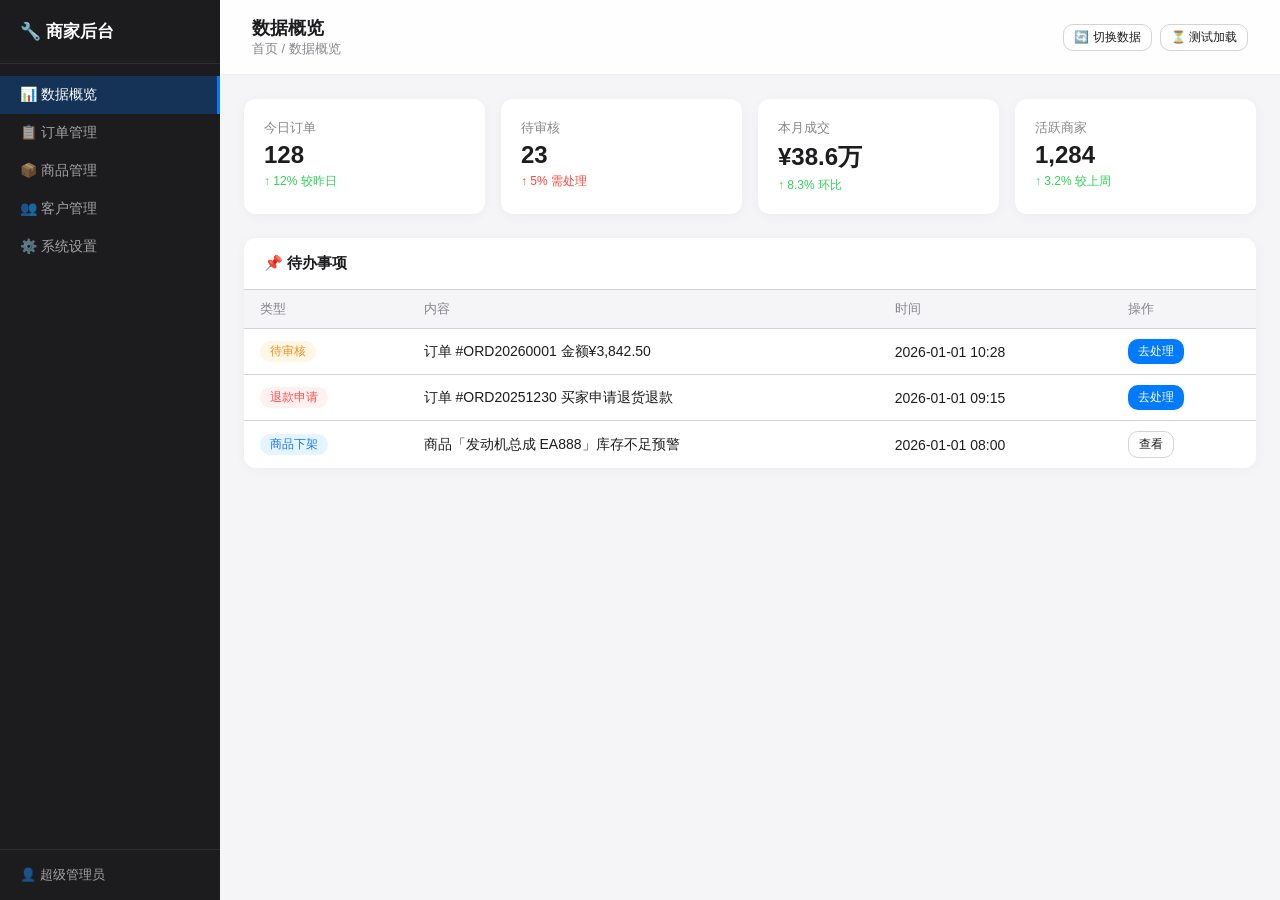
<file: example/admin/index.html>
<!DOCTYPE html>
<html lang="zh-CN">
<head>
<meta charset="UTF-8">
<meta name="viewport" content="width=device-width, initial-scale=1.0">
<title>商家管理后台 · 原型示例</title>
<link rel="stylesheet" href="design-tokens.css">
<style>
/* ========== Reset & Base ========== */
*{margin:0;padding:0;box-sizing:border-box}
body{font-family:-apple-system,'Helvetica Neue','PingFang SC','SF Pro Display',sans-serif;
     background:var(--bg);color:var(--text);min-height:100vh;display:flex}

/* ========== Sidebar ========== */
.sidebar{width:220px;min-height:100vh;background:var(--sidebar-bg);display:flex;flex-direction:column;flex-shrink:0}
.sidebar .logo{padding:20px;font-size:17px;font-weight:700;color:#fff;border-bottom:1px solid rgba(255,255,255,0.08);display:flex;align-items:center;gap:10px}
.sidebar nav{padding:12px 0;flex:1}
.sidebar nav a{display:flex;align-items:center;gap:10px;padding:10px 20px;color:var(--sidebar-text);
              text-decoration:none;font-size:14px;transition:all 0.2s;border-right:3px solid transparent}
.sidebar nav a:hover{background:rgba(255,255,255,0.05);color:#fff}
.sidebar nav a.active{background:var(--sidebar-active-bg);color:#fff;border-right-color:var(--primary)}
.sidebar .user-info{padding:16px 20px;border-top:1px solid rgba(255,255,255,0.08);color:var(--sidebar-text);font-size:13px}

/* ========== Main ========== */
.main{flex:1;display:flex;flex-direction:column;min-height:100vh}
.topbar{display:flex;justify-content:space-between;align-items:center;padding:16px 32px;background:rgba(255,255,255,0.85);-webkit-backdrop-filter:blur(20px);backdrop-filter:blur(20px);
        border-bottom:1px solid rgba(0,0,0,0.06)}
.topbar h1{font-size:18px;font-weight:600}
.topbar .breadcrumb{font-size:13px;color:var(--text-secondary)}
.content{padding:24px;flex:1}

/* ========== Stats Cards ========== */
.stats{display:grid;grid-template-columns:repeat(4,1fr);gap:16px;margin-bottom:24px}
.stat-card{background:#fff;border-radius:12px;padding:20px;box-shadow:0 2px 12px rgba(0,0,0,0.04);border:none}
.stat-card .label{font-size:13px;color:var(--text-secondary);margin-bottom:4px}
.stat-card .value{font-size:24px;font-weight:700;color:var(--text)}
.stat-card .trend{font-size:12px;margin-top:4px}
.stat-card .trend.up{color:var(--success)}
.stat-card .trend.down{color:var(--danger)}

/* ========== Card ========== */
.card{background:#fff;border-radius:12px;box-shadow:0 2px 12px rgba(0,0,0,0.04);border:none;overflow:hidden}
.card-header{display:flex;justify-content:space-between;align-items:center;padding:16px 20px;border-bottom:1px solid var(--border)}
.card-header h2{font-size:15px;font-weight:600}
.card-body{padding:0}

/* ========== Table ========== */
table{width:100%;border-collapse:collapse}
th{background:var(--table-header);padding:10px 16px;text-align:left;font-size:13px;font-weight:500;color:var(--text-secondary);border-bottom:1px solid var(--border)}
td{padding:10px 16px;font-size:14px;border-bottom:1px solid var(--border)}
tr:last-child td{border-bottom:none}
tr:hover td{background:var(--row-hover)}

/* ========== Badge / Status ========== */
.badge{display:inline-block;padding:2px 10px;border-radius:10px;font-size:12px;font-weight:500}
.badge-blue{background:#E6F4FF;color:#1677FF}
.badge-green{background:#F6FFED;color:#52C41A}
.badge-orange{background:#FFF7E6;color:#FA8C16}
.badge-red{background:#FFF1F0;color:#FF4D4F}
.badge-default{background:#F5F5F5;color:#595959}

/* ========== Search Bar ========== */
.search-bar{display:flex;gap:10px;padding:16px 20px;flex-wrap:wrap;align-items:center}
.search-bar input,.search-bar select{padding:7px 12px;border:1px solid var(--border);border-radius:var(--radius);font-size:14px;background:#fff;outline:none;transition:border 0.2s}
.search-bar input:focus,.search-bar select:focus{border-color:var(--primary)}

/* ========== Buttons ========== */
.btn{display:inline-flex;align-items:center;gap:6px;padding:7px 16px;border:none;border-radius:var(--radius);
     font-size:14px;cursor:pointer;transition:all 0.2s;text-decoration:none}
.btn-primary{background:var(--primary);color:#fff}
.btn-primary:hover{background:var(--primary-hover)}
.btn-success{background:var(--success);color:#fff}
.btn-danger{background:var(--danger);color:#fff}
.btn-outline{background:#fff;color:var(--text);border:1px solid var(--border)}
.btn-outline:hover{border-color:var(--primary);color:var(--primary)}
.btn-sm{padding:4px 10px;font-size:12px}
.btn:disabled{opacity:0.5;cursor:not-allowed}

/* ========== Pagination ========== */
.pagination{display:flex;justify-content:space-between;align-items:center;padding:12px 20px;border-top:1px solid var(--border)}
.pagination .info{font-size:13px;color:var(--text-secondary)}
.pagination .pages{display:flex;gap:4px}
.pagination .pages span{padding:4px 10px;border:1px solid var(--border);border-radius:4px;font-size:13px;cursor:pointer}
.pagination .pages span.active{background:var(--primary);color:#fff;border-color:var(--primary)}
.pagination .pages span:hover:not(.active){border-color:var(--primary)}

/* ========== Modal ========== */
.modal-overlay{position:fixed;inset:0;background:rgba(0,0,0,0.45);z-index:1000;display:flex;align-items:center;justify-content:center}
.modal{background:#fff;border-radius:8px;width:520px;max-width:90vw;max-height:80vh;overflow-y:auto;box-shadow:0 6px 30px rgba(0,0,0,0.12)}
.modal-header{display:flex;justify-content:space-between;align-items:center;padding:16px 20px;border-bottom:1px solid var(--border)}
.modal-header h3{font-size:16px;font-weight:600}
.modal-close{width:28px;height:28px;border:none;background:none;font-size:18px;cursor:pointer;color:#999;border-radius:4px}
.modal-close:hover{background:#f5f5f5;color:#333}
.modal-body{padding:20px}
.modal-footer{display:flex;justify-content:flex-end;gap:8px;padding:12px 20px;border-top:1px solid var(--border)}

/* ========== Form ========== */
.form-group{margin-bottom:16px}
.form-group label{display:block;font-size:14px;color:var(--text);margin-bottom:6px;font-weight:500}
.form-group input,.form-group select,.form-group textarea{width:100%;padding:7px 12px;border:1px solid var(--border);
  border-radius:var(--radius);font-size:14px;outline:none;transition:border 0.2s;font-family:inherit}
.form-group input:focus,.form-group select:focus,.form-group textarea:focus{border-color:var(--primary)}
.form-group .error{border-color:var(--danger)}
.form-group .error-msg{color:var(--danger);font-size:12px;margin-top:4px;display:none}
.form-row{display:grid;grid-template-columns:1fr 1fr;gap:12px}

/* ========== Toast ========== */
.toast-container{position:fixed;top:20px;right:20px;z-index:9999;display:flex;flex-direction:column;gap:8px}
.toast{padding:12px 20px;border-radius:6px;font-size:14px;box-shadow:0 4px 12px rgba(0,0,0,0.12);
       animation:slideIn 0.3s ease;display:flex;align-items:center;gap:8px;min-width:260px}
.toast-success{background:#F6FFED;color:#389E0D;border:1px solid #B7EB8F}
.toast-error{background:#FFF1F0;color:#CF1322;border:1px solid #FFA39E}
.toast-info{background:#E6F4FF;color:#1677FF;border:1px solid #91CAFF}
@keyframes slideIn{from{transform:translateX(100%);opacity:0}to{transform:translateX(0);opacity:1}}

/* ========== Empty & Loading ========== */
.empty-state{text-align:center;padding:60px 20px;color:var(--text-secondary)}
.empty-state .icon{font-size:48px;margin-bottom:12px;opacity:0.3}
.empty-state p{font-size:14px;margin-bottom:16px}
.skeleton td{height:24px;background:linear-gradient(90deg,#f0f0f0 25%,#e8e8e8 50%,#f0f0f0 75%);background-size:200% 100%;animation:shimmer 1.5s infinite}
@keyframes shimmer{0%{background-position:200% 0}100%{background-position:-200% 0}}

/* ========== Tabs ========== */
.tabs{display:flex;border-bottom:1px solid var(--border);background:#fff}
.tab{padding:10px 20px;font-size:14px;cursor:pointer;color:var(--text-secondary);border-bottom:2px solid transparent;transition:all 0.2s}
.tab:hover{color:var(--text)}
.tab.active{color:var(--primary);border-bottom-color:var(--primary);font-weight:500}

/* ========== Detail view ========== */
.detail-grid{display:grid;grid-template-columns:1fr 1fr;gap:16px;padding:20px}
.detail-item{}
.detail-item .label{font-size:12px;color:var(--text-secondary);margin-bottom:2px}
.detail-item .value{font-size:14px;color:var(--text)}

/* ========== Hide/Show ========== */
.hidden{display:none!important}
</style>
</head>
<body>

<!-- ===== Sidebar ===== -->
<div class="sidebar">
  <div class="logo">🔧 商家后台</div>
  <nav>
    <a href="#" data-page="dashboard" class="active" onclick="navigate('dashboard')">📊 数据概览</a>
    <a href="#" data-page="orders" onclick="navigate('orders')">📋 订单管理</a>
    <a href="#" data-page="products" onclick="navigate('products')">📦 商品管理</a>
    <a href="#" data-page="customers" onclick="navigate('customers')">👥 客户管理</a>
    <a href="#" data-page="settings" onclick="navigate('customers')">⚙️ 系统设置</a>
  </nav>
  <div class="user-info">👤 超级管理员</div>
</div>

<!-- ===== Main ===== -->
<div class="main">
  <div class="topbar">
    <div>
      <h1 id="pageTitle">数据概览</h1>
      <div class="breadcrumb" id="breadcrumb">首页 / 数据概览</div>
    </div>
    <div style="display:flex;gap:8px">
      <button class="btn btn-outline btn-sm" onclick="toggleData()">🔄 切换数据</button>
      <button class="btn btn-outline btn-sm" onclick="showToast('info','操作成功','操作已执行')">⏳ 测试加载</button>
    </div>
  </div>

  <div class="content">
    <!-- ===== Dashboard Page ===== -->
    <div id="page-dashboard">
      <div class="stats">
        <div class="stat-card"><div class="label">今日订单</div><div class="value">128</div><div class="trend up">↑ 12% 较昨日</div></div>
        <div class="stat-card"><div class="label">待审核</div><div class="value">23</div><div class="trend down">↑ 5% 需处理</div></div>
        <div class="stat-card"><div class="label">本月成交</div><div class="value">¥38.6万</div><div class="trend up">↑ 8.3% 环比</div></div>
        <div class="stat-card"><div class="label">活跃商家</div><div class="value">1,284</div><div class="trend up">↑ 3.2% 较上周</div></div>
      </div>
      <div class="card">
        <div class="card-header"><h2>📌 待办事项</h2></div>
        <div class="card-body">
          <table><thead><tr><th>类型</th><th>内容</th><th>时间</th><th>操作</th></tr></thead>
            <tbody>
              <tr><td><span class="badge badge-orange">待审核</span></td><td>订单 #ORD20260001 金额¥3,842.50</td><td>2026-01-01 10:28</td><td><button class="btn btn-primary btn-sm" onclick="navigate('orders')">去处理</button></td></tr>
              <tr><td><span class="badge badge-red">退款申请</span></td><td>订单 #ORD20251230 买家申请退货退款</td><td>2026-01-01 09:15</td><td><button class="btn btn-primary btn-sm" onclick="navigate('orders')">去处理</button></td></tr>
              <tr><td><span class="badge badge-blue">商品下架</span></td><td>商品「发动机总成 EA888」库存不足预警</td><td>2026-01-01 08:00</td><td><button class="btn btn-outline btn-sm" onclick="navigate('products')">查看</button></td></tr>
            </tbody>
          </table>
        </div>
      </div>
    </div>

    <!-- ===== Orders Page ===== -->
    <div id="page-orders" class="hidden">
      <div class="card">
        <div class="card-header"><h2>📋 订单列表</h2>
          <div style="display:flex;gap:8px">
            <button class="btn btn-primary btn-sm" onclick="openModal('review-modal')">✅ 审核订单</button>
            <button class="btn btn-outline btn-sm" data-action="export">📥 导出Excel</button>
          </div>
        </div>
        <div class="tabs">
          <span class="tab active" data-tab="all" onclick="switchTab(this,'all')">全部</span>
          <span class="tab" data-tab="pending" onclick="switchTab(this,'pending')">待审核</span>
          <span class="tab" data-tab="approved" onclick="switchTab(this,'approved')">已通过</span>
          <span class="tab" data-tab="shipped" onclick="switchTab(this,'shipped')">已发货</span>
        </div>
        <div class="search-bar">
          <input placeholder="订单号" id="search-order">
          <input placeholder="买家" id="search-customer">
          <select id="search-status">
            <option value="">全部状态</option>
            <option value="pending">待审核</option>
            <option value="approved">已通过</option>
            <option value="shipped">已发货</option>
            <option value="completed">已完成</option>
            <option value="cancelled">已取消</option>
          </select>
          <button class="btn btn-primary btn-sm" data-action="search">🔍 查询</button>
          <button class="btn btn-outline btn-sm" data-action="reset">↻ 重置</button>
        </div>
        <table id="order-table"><thead>
          <tr><th style="width:36px"><input type="checkbox" id="check-all"></th>
          <th>订单号</th><th>买家</th><th>金额</th><th>状态</th><th>下单时间</th><th style="width:160px">操作</th></tr>
        </thead>
        <tbody id="order-tbody"></tbody></table>
        <div id="order-empty" class="empty-state hidden">
          <div class="icon">📭</div><p>暂无符合条件的订单</p>
          <button class="btn btn-outline" onclick="resetSearch()">重置筛选条件</button>
        </div>
        <div id="order-loading" class="empty-state hidden">
          <div class="icon">⏳</div><p>正在加载数据...</p>
        </div>
        <div class="pagination" id="order-pagination">
          <span class="info">共 <span id="total-orders">0</span> 条</span>
          <div class="pages">
            <span onclick="prevPage()">‹</span>
            <span class="active">1</span>
            <span onclick="nextPage()">›</span>
          </div>
        </div>
      </div>
    </div>

    <!-- ===== Products Page ===== -->
    <div id="page-products" class="hidden">
      <div class="card">
        <div class="card-header"><h2>📦 商品列表</h2>
          <button class="btn btn-primary btn-sm" onclick="openModal('product-modal')">➕ 新增商品</button>
        </div>
        <div class="search-bar">
          <input placeholder="商品名称" id="search-product">
          <select id="search-category"><option value="">全部分类</option>
            <option value="engine">发动机</option><option value="trans">变速箱</option>
            <option value="elec">电子电器</option><option value="body">车身件</option>
          </select>
          <button class="btn btn-primary btn-sm" data-action="search">🔍 查询</button>
          <button class="btn btn-outline btn-sm" data-action="reset">↻ 重置</button>
        </div>
        <table><thead><tr><th>商品名称</th><th>分类</th><th>OE号</th><th>价格</th><th>库存</th><th>状态</th><th>操作</th></tr></thead>
          <tbody id="product-tbody"></tbody></table>
        <div id="product-empty" class="empty-state hidden">
          <div class="icon">📦</div><p>暂无商品</p>
          <button class="btn btn-primary" onclick="openModal('product-modal')">新增第一个商品</button>
        </div>
      </div>
    </div>

    <!-- ===== Customers Page ===== -->
    <div id="page-customers" class="hidden">
      <div class="card">
        <div class="card-header"><h2>👥 客户列表</h2></div>
        <table><thead><tr><th>客户名称</th><th>联系人</th><th>手机号</th><th>累计交易</th><th>注册时间</th><th>状态</th></tr></thead>
          <tbody id="customer-tbody"></tbody></table>
      </div>
    </div>
  </div>
</div>

<!-- ===== Toast Container ===== -->
<div class="toast-container" id="toast-container"></div>

<!-- ===== Modal: 审核弹窗 ===== -->
<div id="review-modal" class="modal-overlay hidden" onclick="if(event.target===this)closeModal('review-modal')">
  <div class="modal">
    <div class="modal-header"><h3>✅ 订单审核</h3><button class="modal-close" onclick="closeModal('review-modal')">✕</button></div>
    <div class="modal-body">
      <div class="form-group">
        <label>审核结果</label>
        <div style="display:flex;gap:16px;padding-top:4px">
          <label><input type="radio" name="reviewAction" value="approve" checked> 通过</label>
          <label><input type="radio" name="reviewAction" value="reject" id="reject-radio"> 驳回</label>
        </div>
      </div>
      <div class="form-group">
        <label>审核意见</label>
        <textarea id="review-remark" rows="3" placeholder="请输入审核意见（驳回时必填）"></textarea>
      </div>
      <div class="form-group" id="reject-reason-group" style="display:none">
        <label>驳回原因</label>
        <select><option>信息不完整</option><option>价格异常</option><option>库存不足</option><option>其他原因</option></select>
      </div>
    </div>
    <div class="modal-footer">
      <button class="btn btn-outline" onclick="closeModal('review-modal')">取消</button>
      <button class="btn btn-primary" onclick="submitReview()">提交审核</button>
    </div>
  </div>
</div>

<!-- ===== Modal: 商品新增/编辑 ===== -->
<div id="product-modal" class="modal-overlay hidden" onclick="if(event.target===this)closeModal('product-modal')">
  <div class="modal">
    <div class="modal-header"><h3>➕ 新增商品</h3><button class="modal-close" onclick="closeModal('product-modal')">✕</button></div>
    <div class="modal-body">
      <div class="form-row">
        <div class="form-group"><label>商品名称 <span style="color:red">*</span></label><input placeholder="请输入商品名称" id="prod-name"></div>
        <div class="form-group"><label>分类 <span style="color:red">*</span></label>
          <select><option>发动机</option><option>变速箱</option><option>电子电器</option><option>车身件</option></select></div>
      </div>
      <div class="form-row">
        <div class="form-group"><label>OE号 <span style="color:red">*</span></label><input placeholder="如: 06H103064C"></div>
        <div class="form-group"><label>售价 <span style="color:red">*</span></label><input placeholder="0.00" type="number"></div>
      </div>
      <div class="form-row">
        <div class="form-group"><label>库存</label><input placeholder="0" type="number" value="1"></div>
        <div class="form-group"><label>状态</label>
          <select><option>上架</option><option>下架</option></select></div>
      </div>
      <div class="form-group"><label>商品描述</label><textarea rows="3" placeholder="可选，描述商品成色、适配车型等信息"></textarea></div>
    </div>
    <div class="modal-footer">
      <button class="btn btn-outline" onclick="closeModal('product-modal')">取消</button>
      <button class="btn btn-primary" onclick="submitProduct()">保存</button>
    </div>
  </div>
</div>

<!-- ===== Scripts ===== -->
<script src="../data/mock-data.js"></script>
<script>
/* ========== Navigation ========== */
var CURRENT_PAGE = 'dashboard';
function navigate(page) {
  document.querySelectorAll('.main [id^="page-"]').forEach(function(p){p.classList.add('hidden')});
  var el = document.getElementById('page-' + page);
  if (el) el.classList.remove('hidden');
  document.querySelectorAll('.sidebar nav a').forEach(function(a){a.classList.remove('active')});
  var link = document.querySelector('.sidebar nav a[data-page="' + page + '"]');
  if (link) link.classList.add('active');
  CURRENT_PAGE = page;
  var titles = {dashboard:'数据概览',orders:'订单管理',products:'商品管理',customers:'客户管理'};
  document.getElementById('pageTitle').textContent = titles[page] || page;
  document.getElementById('breadcrumb').textContent = '首页 / ' + (titles[page] || page);
  if (page === 'orders') renderOrders();
  if (page === 'products') renderProducts();
  if (page === 'customers') renderCustomers();
}

/* ========== Toast ========== */
function showToast(type, title, msg) {
  var c = document.getElementById('toast-container');
  var icons = {success:'✅',error:'❌',info:'ℹ️'};
  var t = document.createElement('div');
  t.className = 'toast toast-' + type;
  t.innerHTML = '<span>' + (icons[type]||'') + '</span><div><strong>' + title + '</strong><br>' + msg + '</div>';
  c.appendChild(t);
  setTimeout(function(){t.style.opacity='0';t.style.transition='opacity 0.3s';setTimeout(function(){t.remove()},300)},2500);
}

/* ========== Modal ========== */
function openModal(id) { document.getElementById(id).classList.remove('hidden') }
function closeModal(id) { document.getElementById(id).classList.add('hidden') }
document.getElementById('reject-radio')?.addEventListener('change', function() {
  document.getElementById('reject-reason-group').style.display = this.checked ? 'block' : 'none';
});
function submitReview() {
  closeModal('review-modal');
  showToast('success','审核提交成功','订单审核结果已记录');
}
function submitProduct() {
  var name = document.getElementById('prod-name').value;
  if (!name) { showToast('error','保存失败','请填写商品名称'); return; }
  closeModal('product-modal');
  showToast('success','保存成功','商品「' + name + '」已添加');
}

/* ========== Data Toggle ========== */
var dataMode = 0;
function toggleData() {
  dataMode = (dataMode + 1) % 3;
  var labels = ['正常数据','空数据','加载中'];
  showToast('info','切换: ' + labels[dataMode],'');
  if (CURRENT_PAGE === 'orders') renderOrders();
  if (CURRENT_PAGE === 'products') renderProducts();
  if (CURRENT_PAGE === 'customers') renderCustomers();
}

/* ========== Orders ========== */
var orderPage = 1;
var orderFilter = 'all';
function getOrders() {
  if (dataMode === 2) return null; // loading
  if (dataMode === 1) return [];   // empty
  return MOCK.getOrders();
}
function getFilteredOrders() {
  var all = getOrders();
  if (!all || all.length === 0) return all;
  var status = document.getElementById('search-status')?.value || '';
  var keyword = (document.getElementById('search-order')?.value || '').toLowerCase();
  var customer = (document.getElementById('search-customer')?.value || '').toLowerCase();
  return all.filter(function(o) {
    if (orderFilter !== 'all' && o.status !== orderFilter) return false;
    if (status && o.status !== status) return false;
    if (keyword && !o.order_no.toLowerCase().includes(keyword)) return false;
    if (customer && !o.customer.toLowerCase().includes(customer)) return false;
    return true;
  });
}
function renderOrders() {
  var tbody = document.getElementById('order-tbody');
  var empty = document.getElementById('order-empty');
  var loading = document.getElementById('order-loading');
  var pagination = document.getElementById('order-pagination');
  var total = document.getElementById('total-orders');

  if (dataMode === 2) {
    tbody.innerHTML = '<tr class="skeleton"><td></td><td></td><td></td><td></td><td></td><td></td><td></td></tr>'.repeat(5);
    empty.classList.add('hidden'); loading.classList.remove('hidden'); pagination.classList.add('hidden');
    setTimeout(function(){ dataMode = 0; renderOrders(); }, 1500);
    return;
  }

  var orders = getFilteredOrders();
  if (!orders || orders.length === 0) {
    tbody.innerHTML = '';
    empty.classList.remove('hidden'); loading.classList.add('hidden');
    pagination.classList.add('hidden'); return;
  }
  empty.classList.add('hidden'); loading.classList.add('hidden'); pagination.classList.remove('hidden');
  total.textContent = orders.length;

  var statusMap = {pending:'待审核',approved:'已通过',shipped:'已发货',completed:'已完成',cancelled:'已取消'};
  var badgeMap = {pending:'badge-orange',approved:'badge-green',shipped:'badge-blue',completed:'badge-default',cancelled:'badge-red'};

  tbody.innerHTML = orders.map(function(o) {
    return '<tr><td><input type="checkbox"></td>' +
      '<td><a href="#" onclick="showOrderDetail(\''+o.id+'\')" style="color:var(--primary)">'+o.order_no+'</a></td>' +
      '<td>'+o.customer+'</td>' +
      '<td><strong>¥'+o.amount.toFixed(2)+'</strong></td>' +
      '<td><span class="badge '+badgeMap[o.status]+'">'+(statusMap[o.status]||o.status)+'</span></td>' +
      '<td style="color:var(--text-secondary);font-size:13px">'+o.created_at+'</td>' +
      '<td>' +
        '<button class="btn btn-primary btn-sm" onclick="openModal(\'review-modal\')">审核</button> ' +
        '<button class="btn btn-outline btn-sm" onclick="showOrderDetail(\''+o.id+'\')">查看</button>' +
      '</td></tr>';
  }).join('');
}
function showOrderDetail(id) {
  var o = MOCK.getOrderById(id);
  if (o) showToast('info','订单详情','#' + o.order_no + ' | ' + o.customer + ' | ¥' + o.amount.toFixed(2));
}
function switchTab(el, tab) {
  document.querySelectorAll('.tabs .tab').forEach(function(t){t.classList.remove('active')});
  el.classList.add('active');
  orderFilter = tab;
  renderOrders();
}
function resetSearch() {
  document.getElementById('search-order').value = '';
  document.getElementById('search-customer').value = '';
  document.getElementById('search-status').value = '';
  renderOrders();
}
function prevPage(){showToast('info','翻页','上一页')}
function nextPage(){showToast('info','翻页','下一页')}

/* ========== Products ========== */
function renderProducts() {
  var tbody = document.getElementById('product-tbody');
  var empty = document.getElementById('product-empty');
  if (dataMode === 1) { tbody.innerHTML = ''; empty.classList.remove('hidden'); return; }
  empty.classList.add('hidden');
  var products = MOCK.getProducts();
  tbody.innerHTML = products.map(function(p) {
    return '<tr><td><a href="#" style="color:var(--primary)">'+p.name+'</a></td>' +
      '<td>'+p.category+'</td><td style="font-size:13px;color:var(--text-secondary)">'+p.oe+'</td>' +
      '<td><strong>¥'+p.price.toFixed(2)+'</strong></td>' +
      '<td>'+p.stock+'</td>' +
      '<td><span class="badge '+(p.status==='上架'?'badge-green':'badge-default')+'">'+p.status+'</span></td>' +
      '<td><button class="btn btn-outline btn-sm" onclick="showToast(\'info\',\'编辑商品\',\''+p.name+'\')">编辑</button></td></tr>';
  }).join('');
}

/* ========== Customers ========== */
function renderCustomers() {
  var tbody = document.getElementById('customer-tbody');
  var customers = MOCK.getCustomers();
  tbody.innerHTML = customers.map(function(c) {
    return '<tr><td><strong>'+c.name+'</strong></td><td>'+c.contact+'</td>' +
      '<td>'+c.phone+'</td><td><strong>¥'+c.total.toFixed(2)+'</strong></td>' +
      '<td style="color:var(--text-secondary);font-size:13px">'+c.reg_date+'</td>' +
      '<td><span class="badge '+(c.status==='active'?'badge-green':'badge-default')+'">'+(c.status==='active'?'活跃':' inactive')+'</span></td></tr>';
  }).join('');
}

/* ========== Event Delegation for data-action ========== */
document.addEventListener('click', function(e) {
  var el = e.target.closest('[data-action]');
  if (!el) return;
  switch(el.dataset.action) {
    case 'search': renderOrders(); break;
    case 'reset': resetSearch(); break;
    case 'export': showToast('success','导出成功','Excel文件已生成，请查看下载列表'); break;
  }
});

/* ========== Init ========== */
renderOrders();
renderProducts();
renderCustomers();
</script>
</body>
</html>
</file>
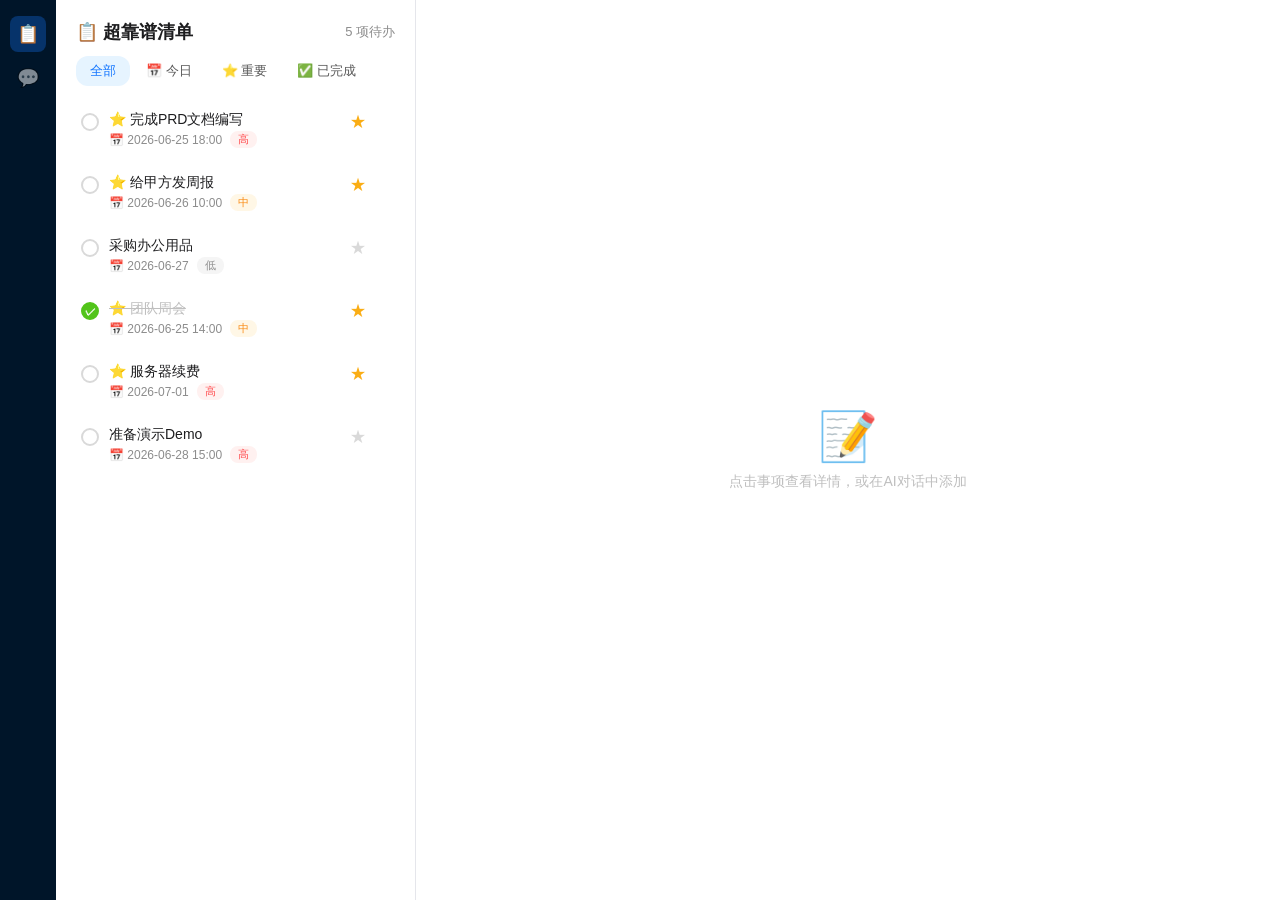
<file: examples/super-todo-list/index.html>
<!DOCTYPE html>
<html lang="zh-CN">
<head>
<meta charset="UTF-8">
<meta name="viewport" content="width=device-width, initial-scale=1.0">
<title>超靠谱清单 · 原型</title>
<style>
*{margin:0;padding:0;box-sizing:border-box}
body{font-family:-apple-system,'PingFang SC','Microsoft YaHei',sans-serif;
     background:#F5F7FA;color:#1D1D1F;height:100vh;display:flex;overflow:hidden}

/* Sidebar ========== */
.sidebar{width:56px;background:#001529;display:flex;flex-direction:column;align-items:center;padding:16px 0;gap:8px;flex-shrink:0}
.sidebar .icon-btn{width:36px;height:36px;border:none;border-radius:8px;background:transparent;color:rgba(255,255,255,0.5);
  font-size:18px;cursor:pointer;display:flex;align-items:center;justify-content:center;transition:all 0.2s}
.sidebar .icon-btn:hover,.sidebar .icon-btn.active{background:rgba(22,119,255,0.3);color:#fff}

/* Left Panel ========== */
.left-panel{width:360px;background:#fff;border-right:1px solid #E5E6EB;display:flex;flex-direction:column;flex-shrink:0}
.header{padding:20px 20px 12px;display:flex;justify-content:space-between;align-items:center}
.header h1{font-size:18px;font-weight:700}
.header .count{font-size:13px;color:#8C8C8C}
.tabs{display:flex;padding:0 20px;gap:2px;margin-bottom:12px}
.tab{padding:6px 14px;font-size:13px;border:none;border-radius:12px;background:transparent;color:#595959;cursor:pointer;transition:all 0.2s}
.tab:hover{background:#F0F0F0}
.tab.active{background:#E6F4FF;color:#1677FF;font-weight:500}

/* Todo List ========== */
.todo-list{flex:1;overflow-y:auto;padding:0 12px}
.todo-item{display:flex;align-items:flex-start;gap:10px;padding:12px;border-radius:8px;cursor:pointer;transition:all 0.2s;border:1.5px solid transparent}
.todo-item:hover{background:#FAFAFA}
.todo-item.selected{background:#F0F5FF;border-color:#1677FF}
.todo-item.done .todo-title{text-decoration:line-through;color:#BFBFBF}
.todo-check{width:18px;height:18px;border:2px solid #D9D9D9;border-radius:50%;flex-shrink:0;margin-top:2px;
  cursor:pointer;display:flex;align-items:center;justify-content:center;transition:all 0.2s;background:#fff;appearance:none}
.todo-check:checked{background:#52C41A;border-color:#52C41A}
.todo-check:checked::after{content:'✓';color:#fff;font-size:11px;font-weight:700}
.todo-content{flex:1;min-width:0}
.todo-title{font-size:14px;font-weight:500;margin-bottom:2px;transition:all 0.3s}
.todo-meta{font-size:12px;color:#8C8C8C;display:flex;gap:8px;align-items:center}
.badge{font-size:11px;padding:1px 8px;border-radius:8px;font-weight:500}
.badge-high{background:#FFF1F0;color:#FF4D4F}
.badge-medium{background:#FFF7E6;color:#FA8C16}
.badge-low{background:#F5F5F5;color:#8C8C8C}
.star{font-size:16px;cursor:pointer;color:#D9D9D9;transition:all 0.2s;flex-shrink:0;margin-top:1px;background:none;border:none}
.star.active{color:#FAAD14}
.delete-btn{font-size:14px;cursor:pointer;color:#D9D9D9;flex-shrink:0;margin-top:2px;background:none;border:none;opacity:0;transition:opacity 0.2s}
.todo-item:hover .delete-btn{opacity:1}
.delete-btn:hover{color:#FF4D4F}

/* Right Panel ========== */
.right-panel{flex:1;display:flex;flex-direction:column;background:#fff}
.empty-state{flex:1;display:flex;flex-direction:column;align-items:center;justify-content:center;color:#BFBFBF;gap:8px}
.empty-state .icon{font-size:48px}
.empty-state p{font-size:14px}

/* Detail View ========== */
.detail-view{display:none;flex-direction:column;flex:1}
.detail-header{padding:24px 24px 16px;display:flex;justify-content:space-between;align-items:flex-start}
.detail-header h2{font-size:18px;font-weight:600;flex:1;margin-right:12px;word-break:break-word}
.detail-actions{display:flex;gap:6px}
.detail-body{padding:0 24px;flex:1;overflow-y:auto}
.detail-row{display:flex;gap:16px;padding:12px 0;border-bottom:1px solid #F5F5F5}
.detail-row:last-child{border-bottom:none}
.detail-label{width:72px;font-size:13px;color:#8C8C8C;flex-shrink:0}
.detail-value{flex:1;font-size:14px;color:#1D1D1F}
.detail-value textarea{width:100%;min-height:80px;padding:8px 12px;border:1px solid #E5E6EB;border-radius:6px;font-size:14px;font-family:inherit;resize:vertical;outline:none}
.detail-value textarea:focus{border-color:#1677FF}
.detail-value input[type="text"],.detail-value select{width:100%;padding:6px 12px;border:1px solid #E5E6EB;border-radius:6px;font-size:14px;outline:none}
.detail-value input[type="text"]:focus,.detail-value select:focus{border-color:#1677FF}

/* Chat ========== */
.chat-panel{display:none;flex-direction:column;flex:1;border-left:1px solid #E5E6EB}
.chat-header{padding:16px 20px;border-bottom:1px solid #E5E6EB;display:flex;justify-content:space-between;align-items:center}
.chat-header h3{font-size:15px;font-weight:600}
.chat-messages{flex:1;overflow-y:auto;padding:16px 20px;display:flex;flex-direction:column;gap:12px}
.chat-msg{max-width:85%;padding:10px 14px;border-radius:10px;font-size:14px;line-height:1.6;animation:fadeIn 0.3s}
.chat-msg.user{align-self:flex-end;background:#1677FF;color:#fff;border-bottom-right-radius:4px}
.chat-msg.assistant{align-self:flex-start;background:#F5F5F5;color:#333;border-bottom-left-radius:4px}
.chat-msg.system{align-self:center;background:#FFF7E6;color:#D46B08;font-size:13px;border-radius:6px}
.chat-msg .msg-meta{font-size:11px;opacity:0.6;margin-top:4px}
.chat-msg.user .msg-meta{text-align:right}
.chat-input-area{display:flex;gap:8px;padding:12px 20px;border-top:1px solid #E5E6EB}
.chat-input-area input{flex:1;padding:8px 14px;border:1px solid #E5E6EB;border-radius:20px;font-size:14px;outline:none;transition:border 0.2s}
.chat-input-area input:focus{border-color:#1677FF}
.chat-input-area button{width:36px;height:36px;border:none;border-radius:50%;background:#1677FF;color:#fff;
  font-size:16px;cursor:pointer;display:flex;align-items:center;justify-content:center;flex-shrink:0;transition:background 0.2s}
.chat-input-area button:hover{background:#4096FF}
.chat-input-area button:disabled{background:#D9D9D9;cursor:not-allowed}

/* Modal ========== */
.modal-overlay{position:fixed;inset:0;background:rgba(0,0,0,0.45);z-index:1000;display:flex;align-items:center;justify-content:center}
.modal{background:#fff;border-radius:8px;width:400px;max-width:90vw;padding:24px;box-shadow:0 6px 30px rgba(0,0,0,0.12)}
.modal h3{font-size:16px;font-weight:600;margin-bottom:16px}
.modal-actions{display:flex;justify-content:flex-end;gap:8px;margin-top:20px}
.btn{padding:7px 16px;border:none;border-radius:6px;font-size:14px;cursor:pointer;transition:all 0.2s}
.btn-primary{background:#1677FF;color:#fff}
.btn-primary:hover{background:#4096FF}
.btn-danger{background:#FF4D4F;color:#fff}
.btn-outline{background:#fff;color:#333;border:1px solid #D9D9D9}
.btn-outline:hover{border-color:#1677FF;color:#1677FF}

/* Toast ========== */
.toast-container{position:fixed;top:20px;right:20px;z-index:9999;display:flex;flex-direction:column;gap:8px}
.toast{padding:10px 18px;border-radius:6px;font-size:14px;box-shadow:0 4px 12px rgba(0,0,0,0.1);
       animation:slideIn 0.3s ease;display:flex;align-items:center;gap:8px}
.toast-success{background:#F6FFED;color:#389E0D;border:1px solid #B7EB8F}
.toast-error{background:#FFF1F0;color:#CF1322;border:1px solid #FFA39E}
.toast-info{background:#E6F4FF;color:#1677FF;border:1px solid #91CAFF}
@keyframes slideIn{from{transform:translateX(100%);opacity:0}to{transform:translateX(0);opacity:1}}
@keyframes fadeIn{from{opacity:0;transform:translateY(8px)}to{opacity:1;transform:translateY(0)}}
@keyframes strike{from{width:0}to{width:100%}}

.hidden{display:none!important}
</style>
</head>
<body>

<!-- Sidebar -->
<div class="sidebar">
  <button class="icon-btn active" onclick="switchView('list')" title="清单">📋</button>
  <button class="icon-btn" onclick="switchView('chat')" title="AI对话">💬</button>
</div>

<!-- Left Panel -->
<div class="left-panel">
  <div class="header">
    <h1>📋 超靠谱清单</h1>
    <span class="count" id="todo-count">0 项</span>
  </div>
  <div class="tabs" id="tab-bar">
    <button class="tab active" data-filter="all" onclick="switchFilter('all',this)">全部</button>
    <button class="tab" data-filter="today" onclick="switchFilter('today',this)">📅 今日</button>
    <button class="tab" data-filter="important" onclick="switchFilter('important',this)">⭐ 重要</button>
    <button class="tab" data-filter="done" onclick="switchFilter('done',this)">✅ 已完成</button>
  </div>
  <div class="todo-list" id="todo-list"></div>
</div>

<!-- Right Panel -->
<div class="right-panel">
  <!-- 空态 -->
  <div class="empty-state" id="empty-state">
    <div class="icon">📝</div>
    <p id="empty-msg">点击事项查看详情，或在AI对话中添加</p>
  </div>

  <!-- 详情视图 -->
  <div class="detail-view" id="detail-view">
    <div class="detail-header">
      <h2 id="detail-title">事项标题</h2>
      <div class="detail-actions">
        <button class="btn btn-danger btn-sm" onclick="confirmDelete()" style="padding:4px 12px;font-size:12px">🗑️ 删除</button>
      </div>
    </div>
    <div class="detail-body">
      <div class="detail-row">
        <div class="detail-label">状态</div>
        <div class="detail-value"><input type="checkbox" id="detail-done" onchange="updateDetailField('done',this.checked)">
          <label for="detail-done" id="detail-done-label" style="font-size:14px;margin-left:6px">未完成</label>
        </div>
      </div>
      <div class="detail-row">
        <div class="detail-label">时间</div>
        <div class="detail-value"><input type="text" id="detail-time" onchange="updateDetailField('time',this.value)" placeholder="如: 2026-06-25 18:00"></div>
      </div>
      <div class="detail-row">
        <div class="detail-label">优先级</div>
        <div class="detail-value">
          <select id="detail-priority" onchange="updateDetailField('priority',this.value)">
            <option value="low">低</option>
            <option value="medium" selected>中</option>
            <option value="high">高</option>
          </select>
        </div>
      </div>
      <div class="detail-row">
        <div class="detail-label">重要性</div>
        <div class="detail-value">
          <button id="detail-star" onclick="toggleDetailStar()" style="font-size:20px;background:none;border:none;cursor:pointer">⭐</button>
          <span id="detail-star-label" style="font-size:14px;color:#8C8C8C">不重要</span>
        </div>
      </div>
      <div class="detail-row">
        <div class="detail-label">备注</div>
        <div class="detail-value"><textarea id="detail-note" onchange="updateDetailField('note',this.value)" placeholder="添加备注..."></textarea></div>
      </div>
    </div>
  </div>

  <!-- AI对话 -->
  <div class="chat-panel" id="chat-panel">
    <div class="chat-header">
      <h3>💬 AI助手</h3>
      <button class="btn btn-outline" onclick="clearChat()" style="padding:4px 10px;font-size:12px">清空</button>
    </div>
    <div class="chat-messages" id="chat-messages">
      <div class="chat-msg assistant">你好！我是你的待办助手。告诉我你想做什么，比如：<br><br>
        • 「明天下午3点开会，重要」<br>
        • 「把买咖啡改成明天上午」<br>
        • 「删除第一个待办」<br>
        • 「今天有什么安排」</div>
    </div>
    <div class="chat-input-area">
      <input id="chat-input" placeholder="输入你想做的事情..." onkeydown="if(event.key==='Enter')sendMessage()">
      <button id="chat-send" onclick="sendMessage()">➤</button>
    </div>
  </div>
</div>

<!-- 删除确认弹窗 -->
<div id="delete-modal" class="modal-overlay hidden" onclick="if(event.target===this)closeDeleteModal()">
  <div class="modal">
    <h3>🗑️ 确认删除</h3>
    <p style="font-size:14px;color:#595959">确定要删除「<span id="delete-title"></span>」吗？此操作不可撤销。</p>
    <div class="modal-actions">
      <button class="btn btn-outline" onclick="closeDeleteModal()">取消</button>
      <button class="btn btn-danger" onclick="doDelete()">确认删除</button>
    </div>
  </div>
</div>

<!-- Toast -->
<div class="toast-container" id="toast-container"></div>

<script>
// ========== Data ==========
var TODOS = [
  { id:"t1", title:"完成PRD文档编写", time:"2026-06-25 18:00", priority:"high", importance:true, done:false, note:"使用prd-king标准", created_at:"2026-06-24 10:00" },
  { id:"t2", title:"给甲方发周报", time:"2026-06-26 10:00", priority:"medium", importance:true, done:false, note:"包含本周进展和下周计划", created_at:"2026-06-24 09:00" },
  { id:"t3", title:"采购办公用品", time:"2026-06-27", priority:"low", importance:false, done:false, note:"笔记本、签字笔", created_at:"2026-06-23 14:00" },
  { id:"t4", title:"团队周会", time:"2026-06-25 14:00", priority:"medium", importance:true, done:true, note:"", created_at:"2026-06-22 16:00" },
  { id:"t5", title:"服务器续费", time:"2026-07-01", priority:"high", importance:true, done:false, note:"阿里云ECS续费一年", created_at:"2026-06-21 08:00" },
  { id:"t6", title:"准备演示Demo", time:"2026-06-28 15:00", priority:"high", importance:false, done:false, note:"超靠谱清单原型演示", created_at:"2026-06-25 12:00" },
];
var currentFilter = 'all';
var selectedId = null;
var chatHistory = [];
var nextId = 100;

// ========== Storage ==========
function saveTodos() { localStorage.setItem('todo_data', JSON.stringify(TODOS)); }
function loadTodos() {
  var d = localStorage.getItem('todo_data');
  if (d) { try { TODOS = JSON.parse(d); } catch(e){} }
}
loadTodos();

// ========== Render ==========
function render() {
  renderList();
  renderCount();
  if (selectedId) renderDetail();
}

function getFiltered() {
  var today = new Date().toISOString().slice(0,10);
  return TODOS.filter(function(t) {
    if (currentFilter === 'today') return t.time && t.time.slice(0,10) === today && !t.done;
    if (currentFilter === 'important') return t.importance && !t.done;
    if (currentFilter === 'done') return t.done;
    return true;
  });
}

function renderList() {
  var el = document.getElementById('todo-list');
  var list = getFiltered();
  if (list.length === 0) {
    var msgs = {all:'暂无待办，在AI对话中添加吧',today:'今日无待办，休息一下！',important:'暂无重要事项',done:'还没有完成的事项'};
    el.innerHTML = '<div class="empty-state" style="padding:60px 20px"><div class="icon">📭</div><p>'+(msgs[currentFilter]||'暂无待办')+'</p></div>';
    return;
  }
  el.innerHTML = list.map(function(t) {
    var cls = 'todo-item' + (t.done?' done':'') + (t.id===selectedId?' selected':'');
    var pCls = 'badge badge-' + t.priority;
    var pLabel = {high:'高',medium:'中',low:'低'}[t.priority];
    return '<div class="'+cls+'" onclick="selectTodo(\''+t.id+'\')">' +
      '<input type="checkbox" class="todo-check"'+(t.done?' checked':'')+' onclick="event.stopPropagation();toggleDone(\''+t.id+'\')">' +
      '<div class="todo-content">' +
        '<div class="todo-title">'+(t.importance?'⭐ ':'')+escHtml(t.title)+'</div>' +
        '<div class="todo-meta">' +
          (t.time?'<span>📅 '+t.time+'</span>':'') +
          '<span class="'+pCls+'">'+pLabel+'</span>' +
        '</div>' +
      '</div>' +
      '<button class="star'+(t.importance?' active':'')+'" onclick="event.stopPropagation();toggleStar(\''+t.id+'\')">★</button>' +
      '<button class="delete-btn" onclick="event.stopPropagation();promptDelete(\''+t.id+'\')">✕</button>' +
    '</div>';
  }).join('');
}

function renderCount() {
  var total = TODOS.filter(function(t){return !t.done}).length;
  document.getElementById('todo-count').textContent = total + ' 项待办';
}

function renderDetail() {
  var t = TODOS.find(function(x){return x.id===selectedId});
  if (!t) { document.getElementById('detail-view').style.display='none'; document.getElementById('empty-state').style.display='flex'; return; }
  document.getElementById('empty-state').style.display='none';
  document.getElementById('detail-view').style.display='flex';
  document.getElementById('detail-title').textContent = escHtml(t.title);
  document.getElementById('detail-done').checked = t.done;
  document.getElementById('detail-done-label').textContent = t.done?'已完成':'未完成';
  document.getElementById('detail-time').value = t.time||'';
  document.getElementById('detail-priority').value = t.priority;
  document.getElementById('detail-star').textContent = t.importance?'🌟':'⭐';
  document.getElementById('detail-star-label').textContent = t.importance?'重要':'不重要';
  document.getElementById('detail-note').value = t.note||'';
}

function selectTodo(id) {
  selectedId = id;
  render();
  switchView('list');
}

// ========== Actions ==========
function toggleDone(id) {
  var t = TODOS.find(function(x){return x.id===id});
  if (t) { t.done = !t.done; saveTodos(); render(); showToast('success',t.done?'✅ 已完成':'↩️ 已恢复',escHtml(t.title)); }
}
function toggleStar(id) {
  var t = TODOS.find(function(x){return x.id===id});
  if (t) { t.importance = !t.importance; saveTodos(); render(); }
}
function toggleDetailStar() {
  var t = TODOS.find(function(x){return x.id===selectedId});
  if (t) { t.importance = !t.importance; saveTodos(); render(); }
}
function updateDetailField(field, val) {
  var t = TODOS.find(function(x){return x.id===selectedId});
  if (t) { t[field] = val; if(field==='done'){document.getElementById('detail-done-label').textContent=val?'已完成':'未完成'} saveTodos(); render(); }
}

function switchFilter(filter, btn) {
  currentFilter = filter;
  document.querySelectorAll('.tab').forEach(function(t){t.classList.remove('active')});
  if (btn) btn.classList.add('active');
  else document.querySelector('.tab[data-filter="'+filter+'"]')?.classList.add('active');
  renderList();
}

var deleteTarget = null;
function promptDelete(id) { deleteTarget = id; var t=TODOS.find(function(x){return x.id===id}); document.getElementById('delete-title').textContent=escHtml(t?t.title:''); document.getElementById('delete-modal').classList.remove('hidden'); }
function closeDeleteModal() { document.getElementById('delete-modal').classList.add('hidden'); deleteTarget=null; }
function confirmDelete() { promptDelete(selectedId); }
function doDelete() {
  if (!deleteTarget) return;
  TODOS = TODOS.filter(function(x){return x.id!==deleteTarget});
  if (selectedId === deleteTarget) selectedId = null;
  saveTodos(); render(); closeDeleteModal();
  showToast('info','已删除','待办事项已移除');
}

function switchView(view) {
  document.querySelectorAll('.sidebar .icon-btn').forEach(function(b){b.classList.remove('active')});
  if (view === 'chat') {
    document.getElementById('chat-panel').style.display = 'flex';
    document.getElementById('empty-state').style.display = 'none';
    document.getElementById('detail-view').style.display = 'none';
    document.querySelector('.sidebar .icon-btn:nth-child(2)').classList.add('active');
  } else {
    document.getElementById('chat-panel').style.display = 'none';
    if (selectedId) renderDetail(); else document.getElementById('empty-state').style.display='flex';
    document.querySelector('.sidebar .icon-btn:nth-child(1)').classList.add('active');
  }
}

// ========== AI Chat ==========
function addChatMessage(role, content) {
  var el = document.getElementById('chat-messages');
  var div = document.createElement('div');
  div.className = 'chat-msg ' + role;
  div.innerHTML = content + '<div class="msg-meta">' + new Date().toLocaleTimeString() + '</div>';
  el.appendChild(div);
  el.scrollTop = el.scrollHeight;
  chatHistory.push({role:role, content:content});
}

function sendMessage() {
  var input = document.getElementById('chat-input');
  var text = input.value.trim();
  if (!text) return;
  input.value = '';
  addChatMessage('user', escHtml(text));
  document.getElementById('chat-send').disabled = true;
  processAI(text);
}

function processAI(userInput) {
  // 模拟DeepSeek v4 Flash解析
  setTimeout(function() {
    var result = parseIntent(userInput);
    if (result.error) {
      addChatMessage('system', result.error);
      document.getElementById('chat-send').disabled = false;
      return;
    }
    var response = '';
    if (result.action === 'create') {
      var todo = { id:'t'+nextId++, title:result.title, time:result.time||'', priority:result.priority||'medium',
        importance:result.importance||false, done:false, note:result.note||'', created_at:new Date().toISOString().slice(0,16).replace('T',' ') };
      TODOS.push(todo);
      saveTodos(); render();
      response = '✅ 已添加：<strong>' + escHtml(todo.title) + '</strong>';
      if (todo.time) response += '（' + todo.time + '）';
      if (todo.importance) response += ' ⭐重要';
      response += '<br>优先级：' + {high:'🔴高',medium:'🟡中',low:'🟢低'}[todo.priority];
    } else if (result.action === 'update') {
      var found = findTodo(result);
      if (found) {
        if (result.new_title) found.title = result.new_title;
        if (result.time !== undefined) found.time = result.time;
        if (result.priority) found.priority = result.priority;
        if (result.importance !== undefined) found.importance = result.importance;
        if (result.note !== undefined) found.note = result.note;
        saveTodos(); render();
        response = '✏️ 已更新：<strong>' + escHtml(found.title) + '</strong>';
      } else {
        response = '❌ 没找到匹配的待办，请重新描述';
      }
    } else if (result.action === 'delete') {
      var found = findTodo(result);
      if (found) {
        TODOS = TODOS.filter(function(x){return x.id!==found.id});
        if (selectedId === found.id) selectedId = null;
        saveTodos(); render();
        response = '🗑️ 已删除：<strong>' + escHtml(found.title) + '</strong>';
      } else {
        response = '❌ 没找到匹配的待办';
      }
    } else if (result.action === 'query') {
      var list = TODOS.filter(function(t){return !t.done});
      if (list.length === 0) response = '📭 目前没有待办事项，轻松一下！';
      else response = '📋 你有 ' + list.length + ' 项待办：<br>' +
        list.map(function(t,i){return (i+1)+'. '+(t.importance?'⭐ ':'')+escHtml(t.title)+(t.time?'（'+t.time+'）':'')+' ['+{high:'🔴高',medium:'🟡中',low:'🟢低'}[t.priority]+']'}).join('<br>');
    }
    addChatMessage('assistant', response);
    document.getElementById('chat-send').disabled = false;
  }, 600);
}

function parseIntent(text) {
  var t = text.trim();
  // 删除
  if (/删(除|掉)|移除|清除/.test(t)) {
    var keyword = t.replace(/请|把|帮我|将|那个|这个|第|个|的|删(除|掉)|移除|清除/g,'').trim();
    if (!keyword) return {action:'delete', title:''};
    var items = TODOS.filter(function(x){return !x.done});
    var idx = parseInt(keyword);
    if (!isNaN(idx) && idx > 0 && idx <= items.length) {
      return {action:'delete', title:items[idx-1].title, targetIdx:idx-1};
    }
    var found = fuzzyFind(keyword);
    if (found) return {action:'delete', title:found.title};
    return {error:'❌ 没找到「'+keyword+'」，请更具体地描述'};
  }
  // 更新
  if (/改(为|成|一下)?|修改|更新|调整|重命名/.test(t)) {
    var parts = t.replace(/请|把|帮我|将/g,'').split(/改(为|成)?|修改为|调整(为)?|更新/);
    var keyword = parts[0].replace(/(改|修改|调整|更新)/g,'').trim();
    var newVal = parts.length>1?parts[1].trim():'';
    var found = fuzzyFind(keyword);
    if (!found) return {error:'❌ 没找到「'+keyword+'」，请更具体地描述'};
    var result = {action:'update', title:found.title};
    if (newVal) result.new_title = newVal.replace(/^成|^为|^一下/g,'').trim();
    // 时间
    var timeMatch = t.match(/(\d{1,2})[:：](\d{2})|明天|今天|后天|\d+月\d+日/g);
    if (timeMatch) {
      var now = new Date();
      if (/明天/.test(t)) { now.setDate(now.getDate()+1); result.time = now.toISOString().slice(0,10); }
      else if (/今天/.test(t)) { result.time = now.toISOString().slice(0,10); }
      else if (/后天/.test(t)) { now.setDate(now.getDate()+2); result.time = now.toISOString().slice(0,10); }
    }
    return result;
  }
  // 查询
  if (/什么|哪些|查看|展示|列出|显示|有(什么|哪些)|今天(的)?安排/.test(t)) {
    return {action:'query'};
  }
  // 创建（默认）
  var title = t.replace(/请|帮我|添加|新增|创建|增加|记(录)?一下|安排|提醒/g,'').trim();
  // 提取时间
  var time = '';
  var timeMatch = t.match(/(明天|今天|后天|周[一二三四五六日]?|\d{1,2}月\d{1,2}日?)\s*([上下]午)?\s*(\d{1,2})[:：](\d{2})?/);
  if (timeMatch) {
    time = timeMatch[0];
  } else if (/明天/.test(t)) {
    var d = new Date(); d.setDate(d.getDate()+1); time = d.toISOString().slice(0,10);
  } else if (/今天/.test(t)) {
    time = new Date().toISOString().slice(0,10);
  }
  title = title.replace(/(明天|今天|后天|周[一二三四五六日]|\d{1,2}月\d{1,2}日|\d{1,2}[:：]\d{2}|[上下]午)/g,'').trim();
  var priority = /紧急|重要|高优先级|加急|尽快/.test(t) ? 'high' : (/一般|普通|低/.test(t) ? 'low' : 'medium');
  var importance = /重要|紧急|必须/.test(t);
  var note = '';

  if (!title) return {error:'🤔 没理解你的意思，试试说「明天下午3点开会」'};
  return {action:'create', title:title, time:time||'', priority:priority, importance:importance, note:note};
}

function fuzzyFind(keyword) {
  if (!keyword) return null;
  var items = TODOS.filter(function(x){return !x.done});
  for (var i = 0; i < items.length; i++) {
    if (items[i].title.indexOf(keyword) !== -1) return items[i];
  }
  // 序号匹配
  var idx = parseInt(keyword);
  if (!isNaN(idx) && idx > 0 && idx <= items.length) return items[idx-1];
  return null;
}

function findTodo(result) {
  if (result.targetIdx !== undefined) {
    var items = TODOS.filter(function(x){return !x.done});
    return items[result.targetIdx];
  }
  return fuzzyFind(result.title);
}

function clearChat() {
  document.getElementById('chat-messages').innerHTML =
    '<div class="chat-msg assistant">你好！我是你的待办助手。告诉我你想做什么...</div>';
  chatHistory = [];
}

// ========== Toast ==========
function showToast(type, title, msg) {
  var c = document.getElementById('toast-container');
  var icons = {success:'✅',error:'❌',info:'ℹ️'};
  var t = document.createElement('div');
  t.className = 'toast toast-' + type;
  t.innerHTML = '<span>' + (icons[type]||'') + '</span><div><strong>' + title + '</strong><br>' + msg + '</div>';
  c.appendChild(t);
  setTimeout(function(){t.style.opacity='0';t.style.transition='opacity 0.3s';setTimeout(function(){t.remove()},300)},2500);
}

function escHtml(s) { if (!s) return ''; return s.replace(/&/g,'&amp;').replace(/</g,'&lt;').replace(/>/g,'&gt;'); }

// ========== Init ==========
render();
</script>
</body>
</html>
</file>
<file: example/admin/design-tokens.css>
:root {
  --primary: #007AFF;
  --primary-hover: #4096FF;
  --bg: #F5F5F7;
  --text: #1D1D1F;
  --text-secondary: #86868B;
  --sidebar-bg: #1C1C1E;
  --sidebar-text: rgba(255,255,255,0.6);
  --sidebar-active-bg: rgba(0,122,255,0.25);
  --border: #D2D2D7;
  --success: #30D158;
  --danger: #FF453A;
  --radius: 10px;
  --table-header: #F5F5F7;
  --row-hover: #F5F5F7;
  --card-shadow: 0 2px 12px rgba(0,0,0,0.04);
}
</file>
